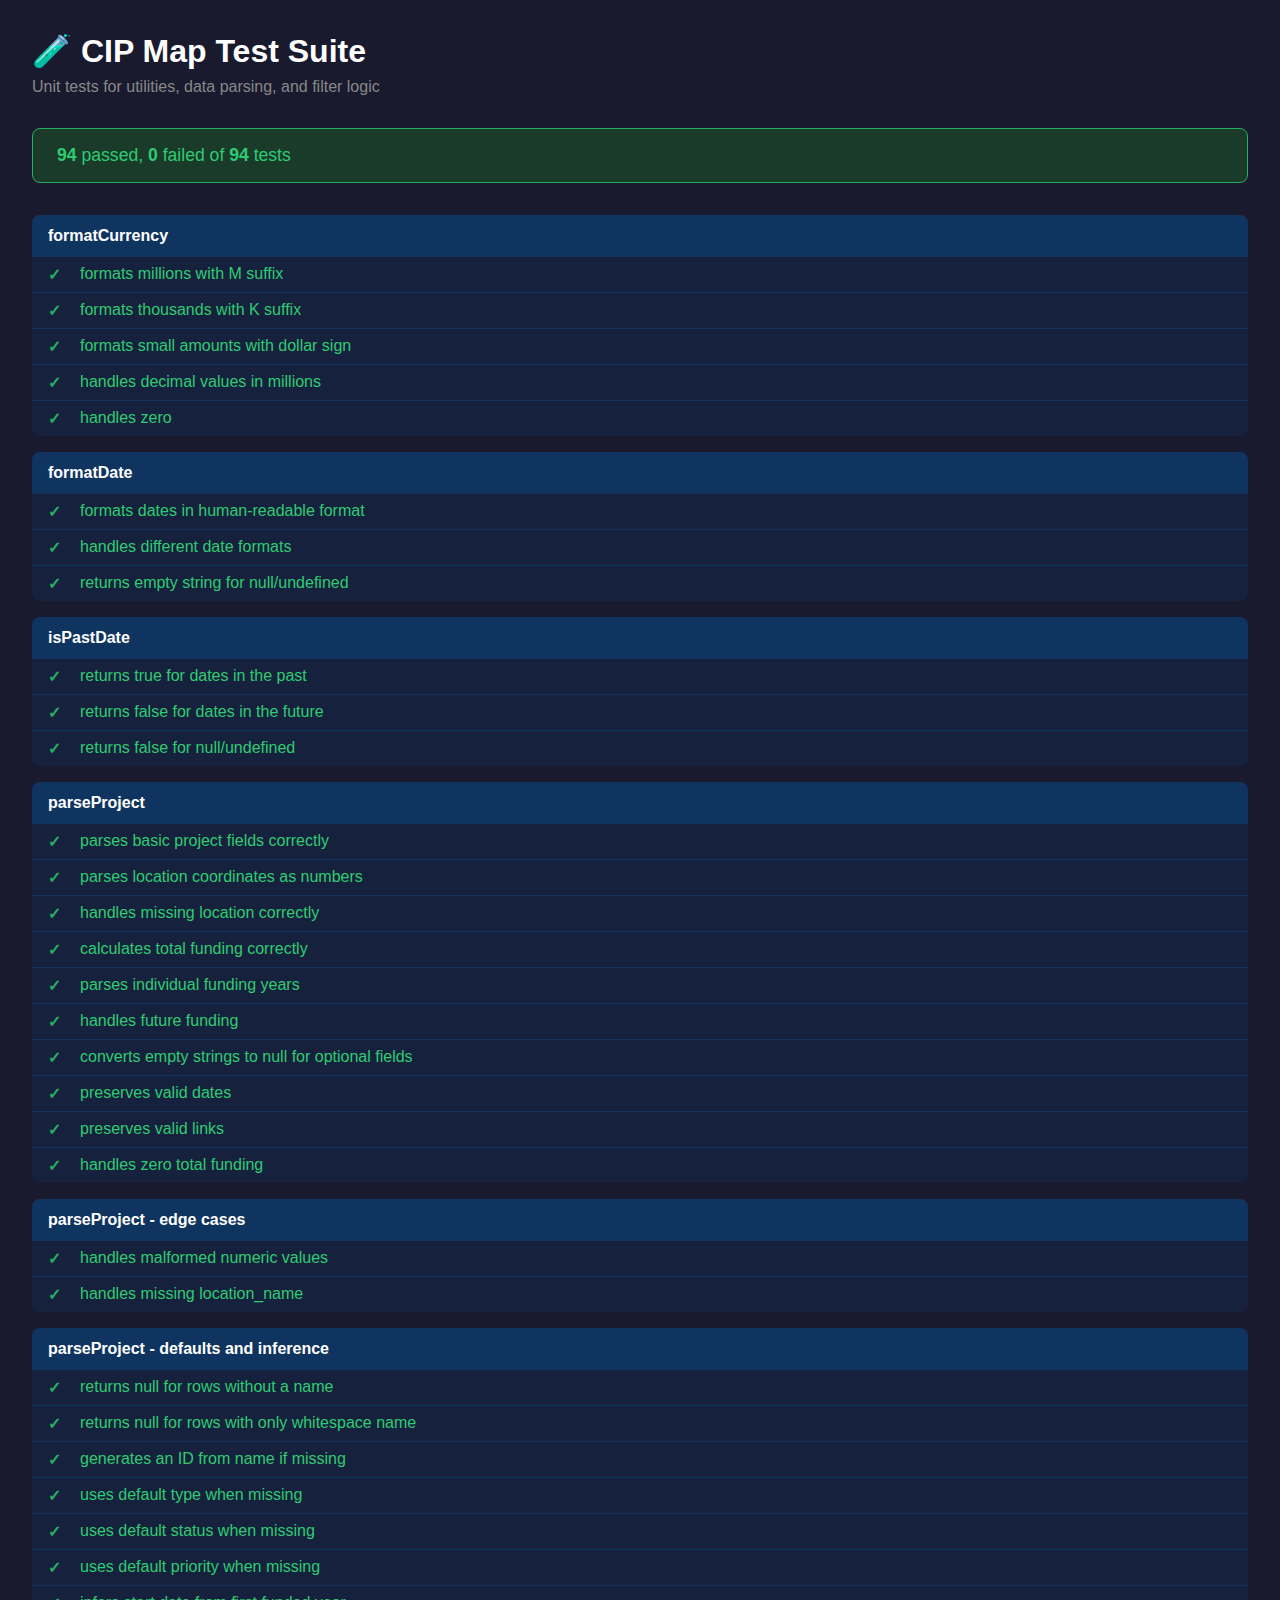
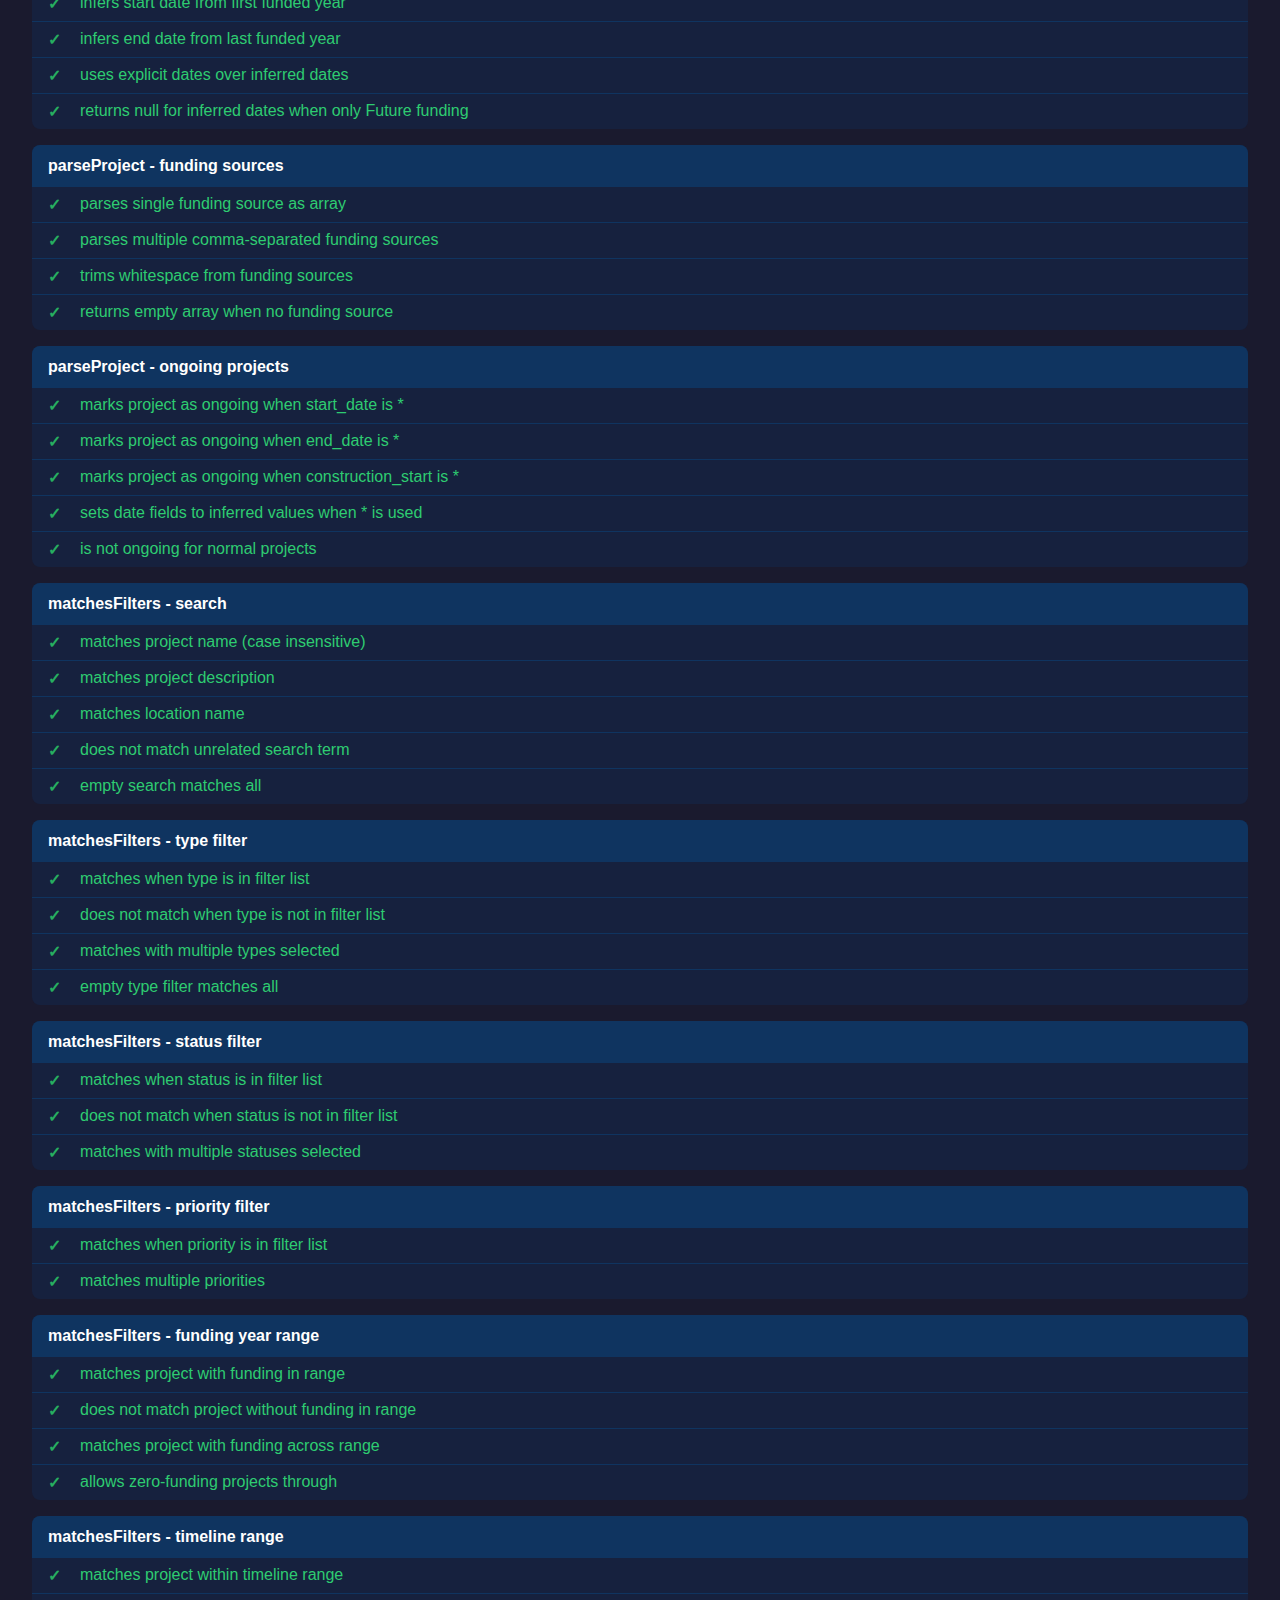
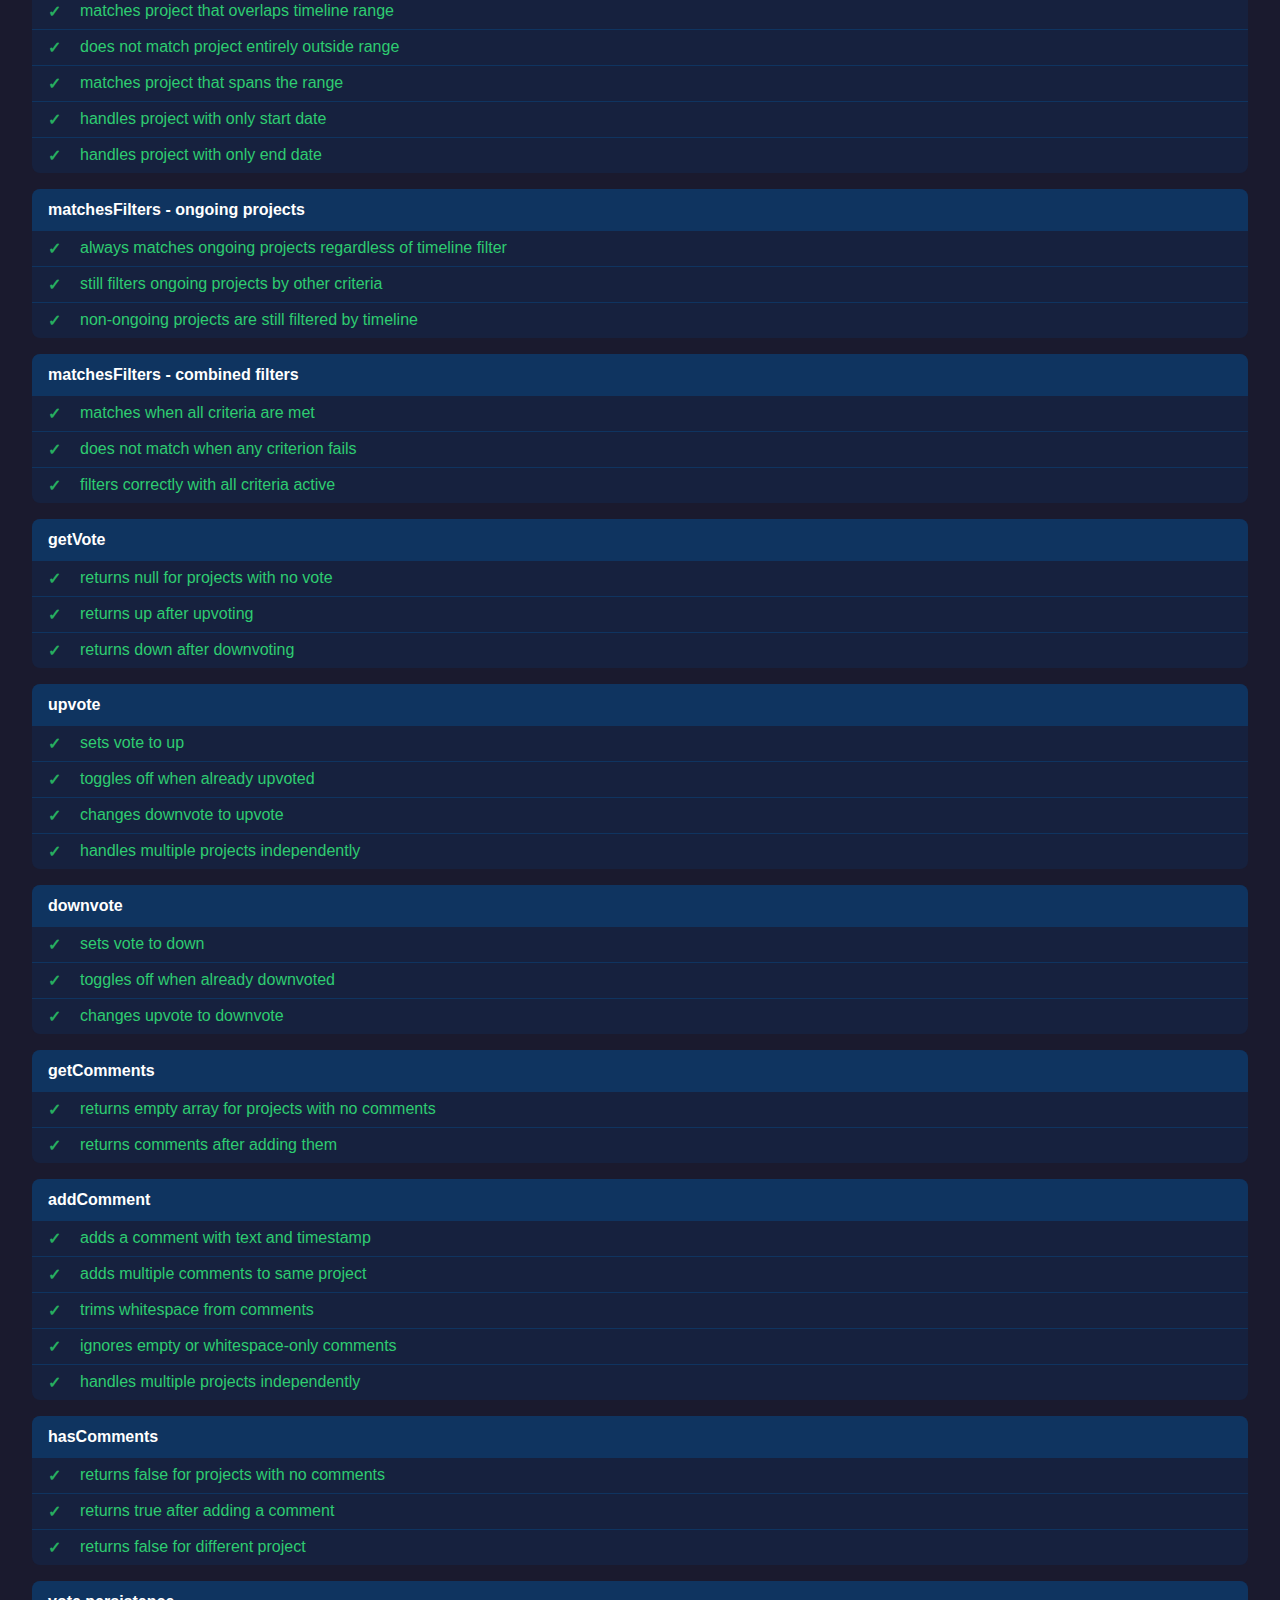
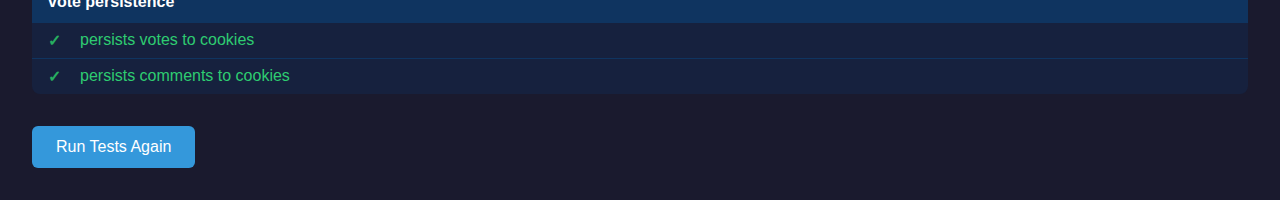
<file: tests/index.html>
<!DOCTYPE html>
<html lang="en">
<head>
    <meta charset="UTF-8">
    <meta name="viewport" content="width=device-width, initial-scale=1.0">
    <title>CIP Map - Test Suite</title>
    <style>
        * {
            box-sizing: border-box;
            margin: 0;
            padding: 0;
        }

        body {
            font-family: -apple-system, BlinkMacSystemFont, 'Segoe UI', Roboto, Oxygen, Ubuntu, sans-serif;
            background: #1a1a2e;
            color: #e0e0e0;
            padding: 2rem;
            min-height: 100vh;
        }

        h1 {
            color: #fff;
            margin-bottom: 0.5rem;
        }

        .subtitle {
            color: #888;
            margin-bottom: 2rem;
        }

        .test-summary {
            padding: 1rem 1.5rem;
            border-radius: 8px;
            margin-bottom: 2rem;
            font-size: 1.1rem;
        }

        .test-summary.all-passed {
            background: #1a3a2a;
            border: 1px solid #27ae60;
            color: #2ecc71;
        }

        .test-summary.has-failures {
            background: #3a1a1a;
            border: 1px solid #e74c3c;
            color: #e74c3c;
        }

        .test-suite {
            background: #16213e;
            border-radius: 8px;
            margin-bottom: 1rem;
            overflow: hidden;
        }

        .test-suite h2 {
            background: #0f3460;
            padding: 0.75rem 1rem;
            font-size: 1rem;
            font-weight: 600;
            color: #fff;
        }

        .test-case {
            padding: 0.5rem 1rem;
            border-bottom: 1px solid #0f3460;
            display: flex;
            align-items: flex-start;
            gap: 0.5rem;
        }

        .test-case:last-child {
            border-bottom: none;
        }

        .test-case .icon {
            font-weight: bold;
            width: 1.5rem;
            flex-shrink: 0;
        }

        .test-case.passed {
            color: #2ecc71;
        }

        .test-case.passed .icon {
            color: #27ae60;
        }

        .test-case.failed {
            color: #e74c3c;
            flex-direction: column;
        }

        .test-case.failed .icon {
            color: #c0392b;
        }

        .error-message {
            background: #2a1a1a;
            color: #ff6b6b;
            padding: 0.75rem;
            margin-top: 0.5rem;
            border-radius: 4px;
            font-family: 'Monaco', 'Menlo', monospace;
            font-size: 0.8rem;
            overflow-x: auto;
            white-space: pre-wrap;
            word-break: break-word;
        }

        .loading {
            text-align: center;
            padding: 3rem;
            color: #888;
        }

        .loading::after {
            content: '';
            display: inline-block;
            width: 20px;
            height: 20px;
            border: 2px solid #888;
            border-top-color: transparent;
            border-radius: 50%;
            animation: spin 1s linear infinite;
            margin-left: 0.5rem;
            vertical-align: middle;
        }

        @keyframes spin {
            to { transform: rotate(360deg); }
        }

        .run-again {
            background: #3498db;
            color: white;
            border: none;
            padding: 0.75rem 1.5rem;
            border-radius: 6px;
            cursor: pointer;
            font-size: 1rem;
            margin-top: 1rem;
        }

        .run-again:hover {
            background: #2980b9;
        }
    </style>
</head>
<body>
    <h1>🧪 CIP Map Test Suite</h1>
    <p class="subtitle">Unit tests for utilities, data parsing, and filter logic</p>
    
    <div id="test-summary" class="test-summary" style="display: none;"></div>
    
    <div id="test-results">
        <div class="loading">Running tests...</div>
    </div>

    <button class="run-again" onclick="location.reload()">Run Tests Again</button>

    <script type="module">
        // Import test harness
        import { testHarness } from './test-harness.js';
        
        // Import all test files
        import './utils.test.js';
        import './data.test.js';
        import './filters.test.js';
        import './votes.test.js';

        // Run tests when DOM is ready
        document.addEventListener('DOMContentLoaded', async () => {
            try {
                await testHarness.run();
                document.getElementById('test-summary').style.display = 'block';
            } catch (error) {
                document.getElementById('test-results').innerHTML = `
                    <div class="test-case failed">
                        <span class="icon">✗</span>
                        Test runner error
                        <pre class="error-message">${error.message}\n${error.stack || ''}</pre>
                    </div>
                `;
            }
        });
    </script>
</body>
</html>
</file>
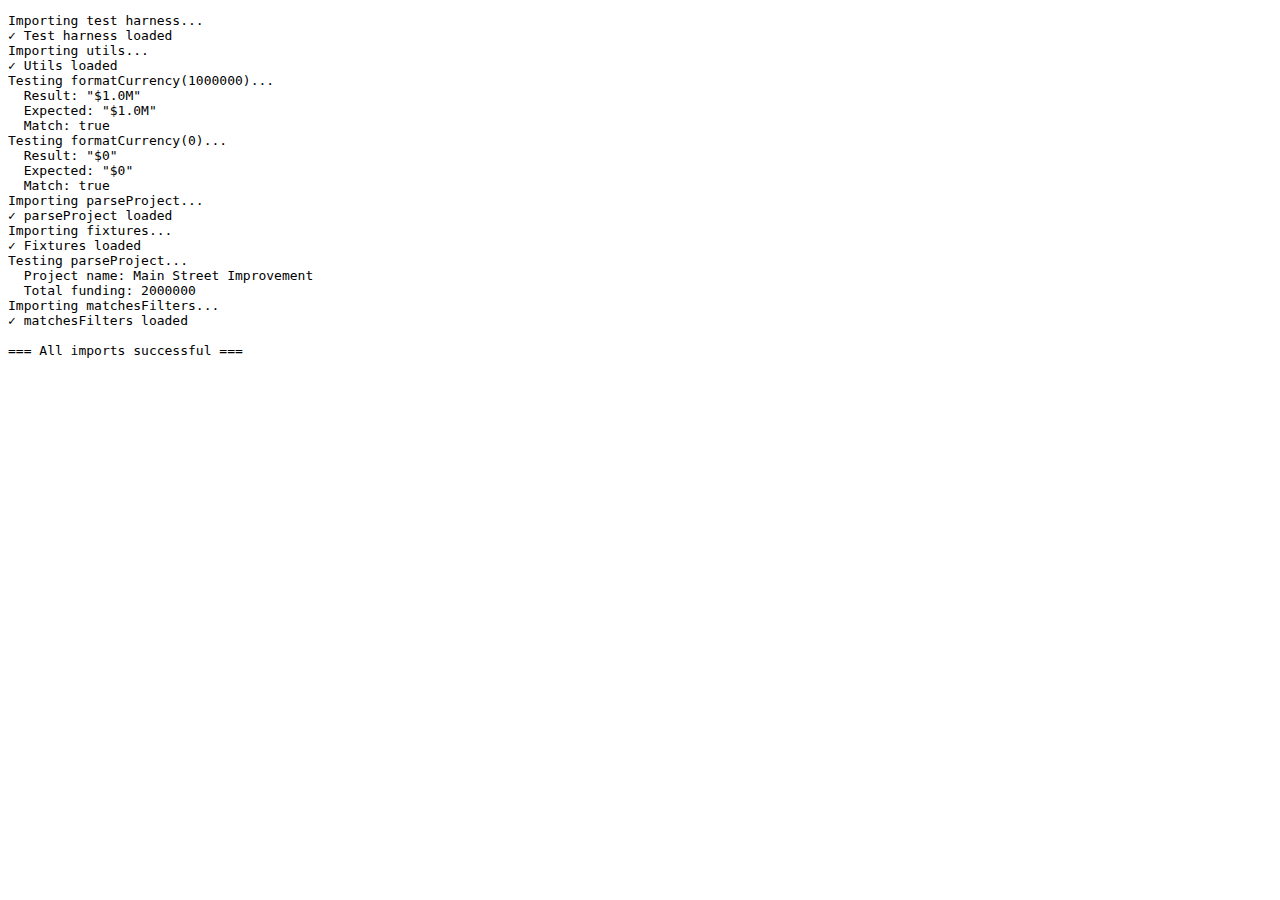
<file: tests/debug.html>
<!DOCTYPE html>
<html>
<head><title>Debug</title></head>
<body>
<pre id="output"></pre>
<script type="module">
const out = document.getElementById('output');
function log(msg) { out.textContent += msg + '\n'; console.log(msg); }

try {
    log('Importing test harness...');
    const { testHarness, assert } = await import('./test-harness.js');
    log('✓ Test harness loaded');
    
    log('Importing utils...');
    const { formatCurrency, formatDate, isPastDate } = await import('../js/utils.js');
    log('✓ Utils loaded');
    
    log('Testing formatCurrency(1000000)...');
    const result = formatCurrency(1000000);
    log('  Result: ' + JSON.stringify(result));
    log('  Expected: "$1.0M"');
    log('  Match: ' + (result === '$1.0M'));
    
    log('Testing formatCurrency(0)...');
    const result2 = formatCurrency(0);
    log('  Result: ' + JSON.stringify(result2));
    log('  Expected: "$0"');
    log('  Match: ' + (result2 === '$0'));
    
    log('Importing parseProject...');
    const { parseProject } = await import('../js/data.js');
    log('✓ parseProject loaded');
    
    log('Importing fixtures...');
    const { sampleConfig, sampleCsvRows } = await import('./fixtures.js');
    log('✓ Fixtures loaded');
    
    log('Testing parseProject...');
    const project = parseProject(sampleCsvRows[0], sampleConfig);
    log('  Project name: ' + project.name);
    log('  Total funding: ' + project.totalFunding);
    
    log('Importing matchesFilters...');
    const { matchesFilters } = await import('../js/filters.js');
    log('✓ matchesFilters loaded');
    
    log('\n=== All imports successful ===');
} catch (e) {
    log('ERROR: ' + e.message);
    log(e.stack);
}
</script>
</body>
</html>
</file>
